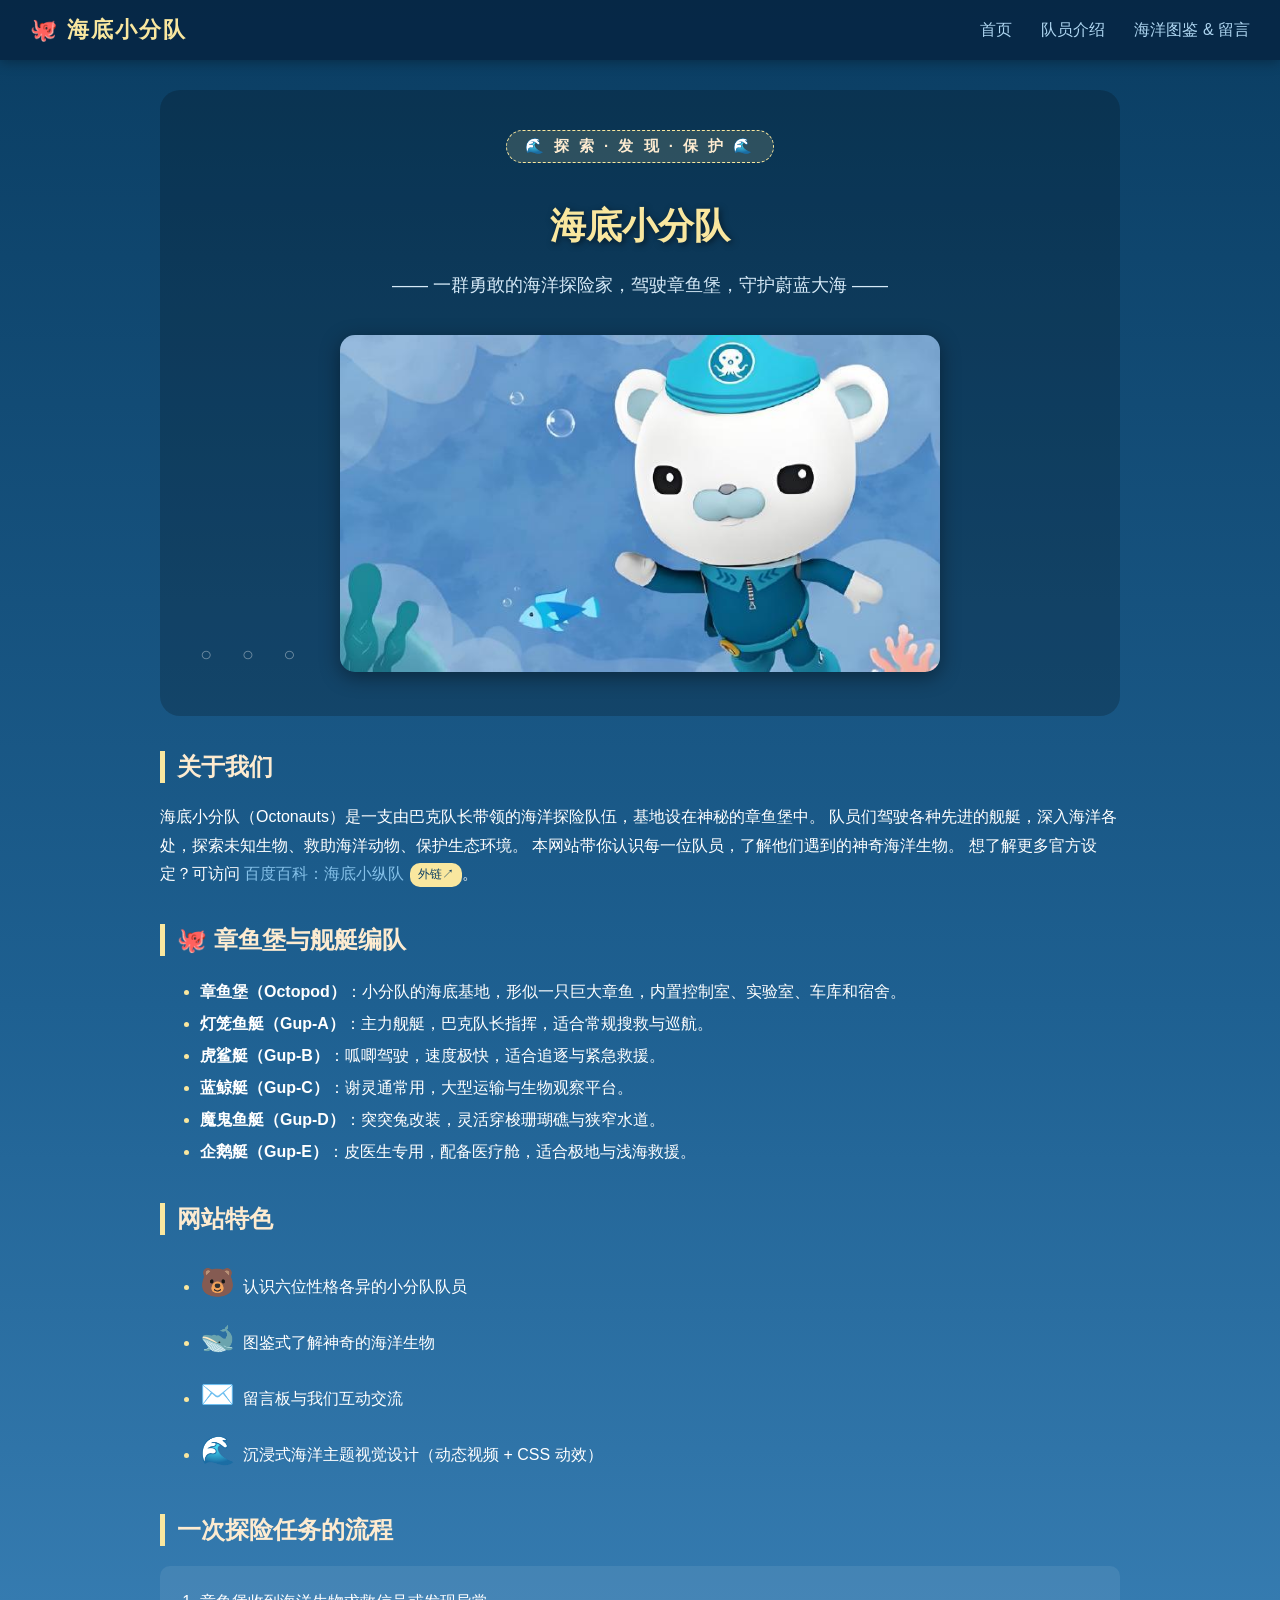
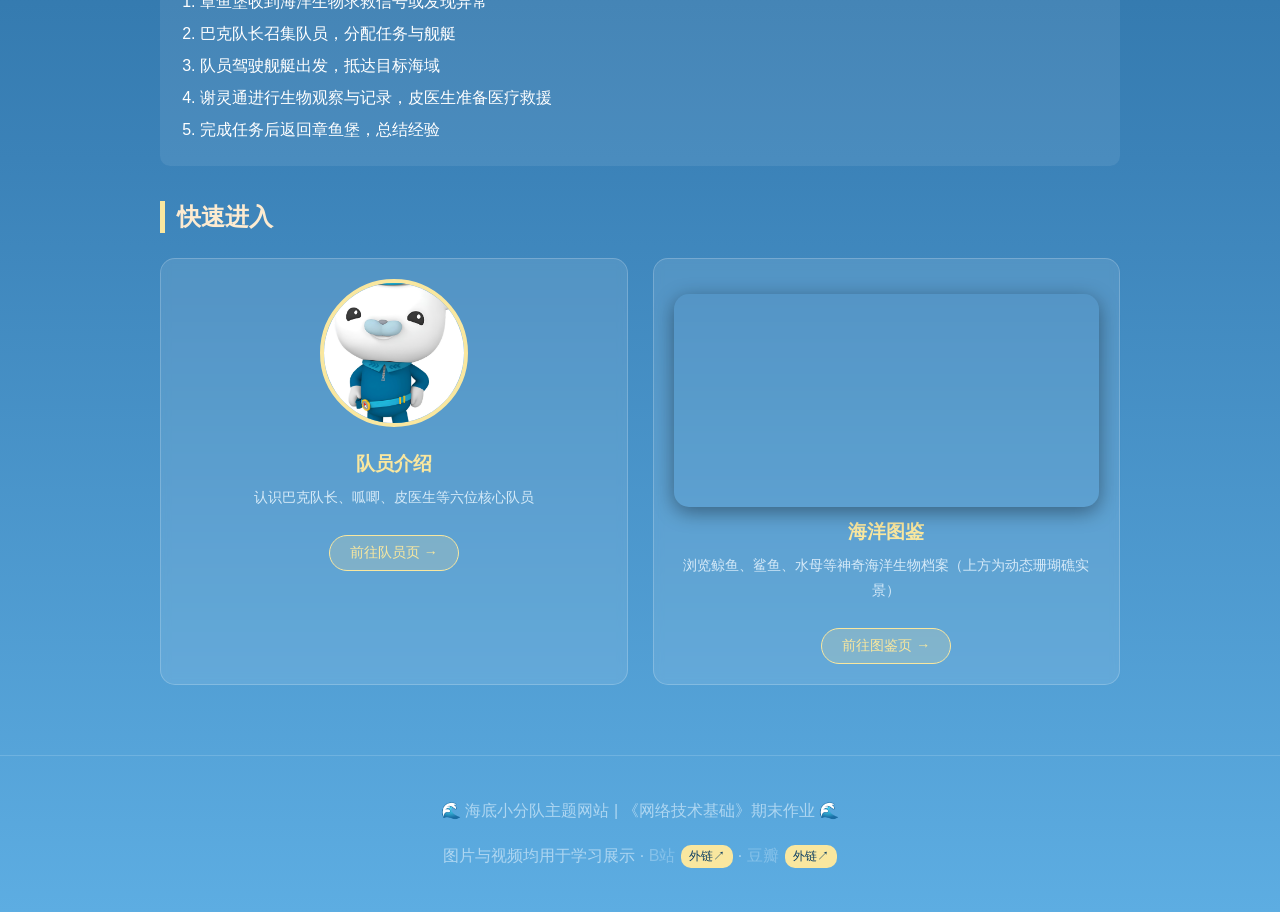
<file: index.html>
<!DOCTYPE html>
<html lang="zh-CN">
<head>
  <meta charset="utf-8">
  <title>海底小分队 - 海洋探险家园</title>
  <link rel="stylesheet" href="style.css">
  <style>
    .welcome-tag {
      display: inline-block;
      background: rgba(249, 231, 159, 0.15);
      border: 1px dashed #f9e79f;
      padding: 6px 18px;
      border-radius: 20px;
      font-size: 15px;
      color: #fdebd0;
      margin-bottom: 15px;
    }
    .feature-icon { font-size: 28px; margin-right: 8px; }

    /* 动态视频横幅 */
    .hero-video-wrap {
      position: relative;
      margin-top: 15px;
      border-radius: 15px;
      overflow: hidden;
      box-shadow: 0 5px 20px rgba(0,0,0,0.4);
    }
    .hero-video-wrap video {
      width: 100%;
      display: block;
    }
    .hero-video-overlay {
      position: absolute;
      bottom: 12px; left: 16px;
      color: #fff;
      font-size: 14px;
      text-shadow: 1px 1px 4px rgba(0,0,0,0.8);
    }

    /* 静态图动态化：呼吸浮动 */
    .float-img {
      animation: floaty 4s ease-in-out infinite;
    }
    @keyframes floaty {
      0%, 100% { transform: translateY(0); }
      50% { transform: translateY(-8px); }
    }
    .bubble-bg {
      position: relative;
    }
    .bubble-bg::after {
      content: "○ ○ ○";
      position: absolute;
      bottom: 10px; left: 20px;
      color: rgba(255,255,255,0.4);
      letter-spacing: 12px;
      font-size: 20px;
      animation: bubbleUp 3s linear infinite;
    }
    @keyframes bubbleUp {
      0% { opacity: 0; transform: translateY(0); }
      50% { opacity: 0.7; }
      100% { opacity: 0; transform: translateY(-40px); }
    }

    /* 外部链接徽章 */
    .ext-badge {
      display: inline-block;
      font-size: 12px;
      background: #f9e79f;
      color: #0a3d62;
      padding: 1px 8px;
      border-radius: 10px;
      margin-left: 6px;
      vertical-align: middle;
    }
  </style>
</head>
<body>

  <div class="navbar">
    <div class="logo">🐙 海底小分队</div>
    <div class="nav-links">
      <a href="index.html">首页</a>
      <a href="page1.html">队员介绍</a>
      <a href="page2.html">海洋图鉴 & 留言</a>
    </div>
  </div>

  <div class="container">

    <!-- 英雄横幅：静态图改为动态浮动效果 -->
    <div class="hero">
      <span class="welcome-tag" style="letter-spacing:3px; font-weight:bold;">🌊 探 索 · 发 现 · 保 护 🌊</span>
      <h1>海底小分队</h1>
      <p style="color:#d6eaf8; font-size:18px;">—— 一群勇敢的海洋探险家，驾驶章鱼堡，守护蔚蓝大海 ——</p>
      <!-- 原图保留，加 CSS 动态浮动 + 气泡动画 -->
      <div class="bubble-bg">
        <img src="images/hero-barnacles.jpg" alt="海底小分队巴克队长在海中探险" class="float-img" width="600">
      </div>
    </div>

    <!-- 网站简介 -->
    <h2>关于我们</h2>
    <p>
      海底小分队（Octonauts）是一支由巴克队长带领的海洋探险队伍，基地设在神秘的章鱼堡中。
      队员们驾驶各种先进的舰艇，深入海洋各处，探索未知生物、救助海洋动物、保护生态环境。
      本网站带你认识每一位队员，了解他们遇到的神奇海洋生物。
      想了解更多官方设定？可访问
      <a href="https://baike.baidu.com/item/%E6%B5%B7%E5%BA%95%E5%B0%8F%E7%BC%A4%E9%98%9F" target="_blank">百度百科：海底小纵队<span class="ext-badge">外链↗</span></a>。
    </p>

    <!-- 章鱼堡与舰艇 -->
    <h2>🐙 章鱼堡与舰艇编队</h2>
    <ul class="feature-list">
      <li><strong>章鱼堡（Octopod）</strong>：小分队的海底基地，形似一只巨大章鱼，内置控制室、实验室、车库和宿舍。</li>
      <li><strong>灯笼鱼艇（Gup-A）</strong>：主力舰艇，巴克队长指挥，适合常规搜救与巡航。</li>
      <li><strong>虎鲨艇（Gup-B）</strong>：呱唧驾驶，速度极快，适合追逐与紧急救援。</li>
      <li><strong>蓝鲸艇（Gup-C）</strong>：谢灵通常用，大型运输与生物观察平台。</li>
      <li><strong>魔鬼鱼艇（Gup-D）</strong>：突突兔改装，灵活穿梭珊瑚礁与狭窄水道。</li>
      <li><strong>企鹅艇（Gup-E）</strong>：皮医生专用，配备医疗舱，适合极地与浅海救援。</li>
    </ul>

    <!-- 网站特色 -->
    <h2>网站特色</h2>
    <ul class="feature-list">
      <li><span class="feature-icon">🐻</span>认识六位性格各异的小分队队员</li>
      <li><span class="feature-icon">🐋</span>图鉴式了解神奇的海洋生物</li>
      <li><span class="feature-icon">✉️</span>留言板与我们互动交流</li>
      <li><span class="feature-icon">🌊</span>沉浸式海洋主题视觉设计（动态视频 + CSS 动效）</li>
    </ul>

    <!-- 探险任务流程 -->
    <h2>一次探险任务的流程</h2>
    <ol class="steps">
      <li>章鱼堡收到海洋生物求救信号或发现异常</li>
      <li>巴克队长召集队员，分配任务与舰艇</li>
      <li>队员驾驶舰艇出发，抵达目标海域</li>
      <li>谢灵通进行生物观察与记录，皮医生准备医疗救援</li>
      <li>完成任务后返回章鱼堡，总结经验</li>
    </ol>

    <!-- 快速导航卡片 -->
    <h2>快速进入</h2>
    <div class="card-grid">
      <div class="card">
        <img src="images/captain-barnacles.jpg" alt="巴克队长" class="float-img">
        <h3>队员介绍</h3>
        <p>认识巴克队长、呱唧、皮医生等六位核心队员</p>
        <a href="page1.html" class="back-btn">前往队员页 →</a>
      </div>
      <div class="card">
        <!-- 这里换成动态视频 -->
        <div class="hero-video-wrap" style="margin-bottom:12px;">
          <video autoplay loop muted playsinline width="100%">
            <source src="videos/ocean-reef.mp4" type="video/mp4">
          </video>
        </div>
        <h3>海洋图鉴</h3>
        <p>浏览鲸鱼、鲨鱼、水母等神奇海洋生物档案（上方为动态珊瑚礁实景）</p>
        <a href="page2.html" class="back-btn">前往图鉴页 →</a>
      </div>
    </div>

  </div>

  <div class="footer">
    <p>🌊 海底小分队主题网站 | 《网络技术基础》期末作业 🌊</p>
    <p>图片与视频均用于学习展示 ·
      <a href="https://www.bilibili.com" target="_blank">B站<span class="ext-badge">外链↗</span></a> ·
      <a href="https://www.douban.com" target="_blank">豆瓣<span class="ext-badge">外链↗</span></a>
    </p>
  </div>

</body>
</html>
</file>
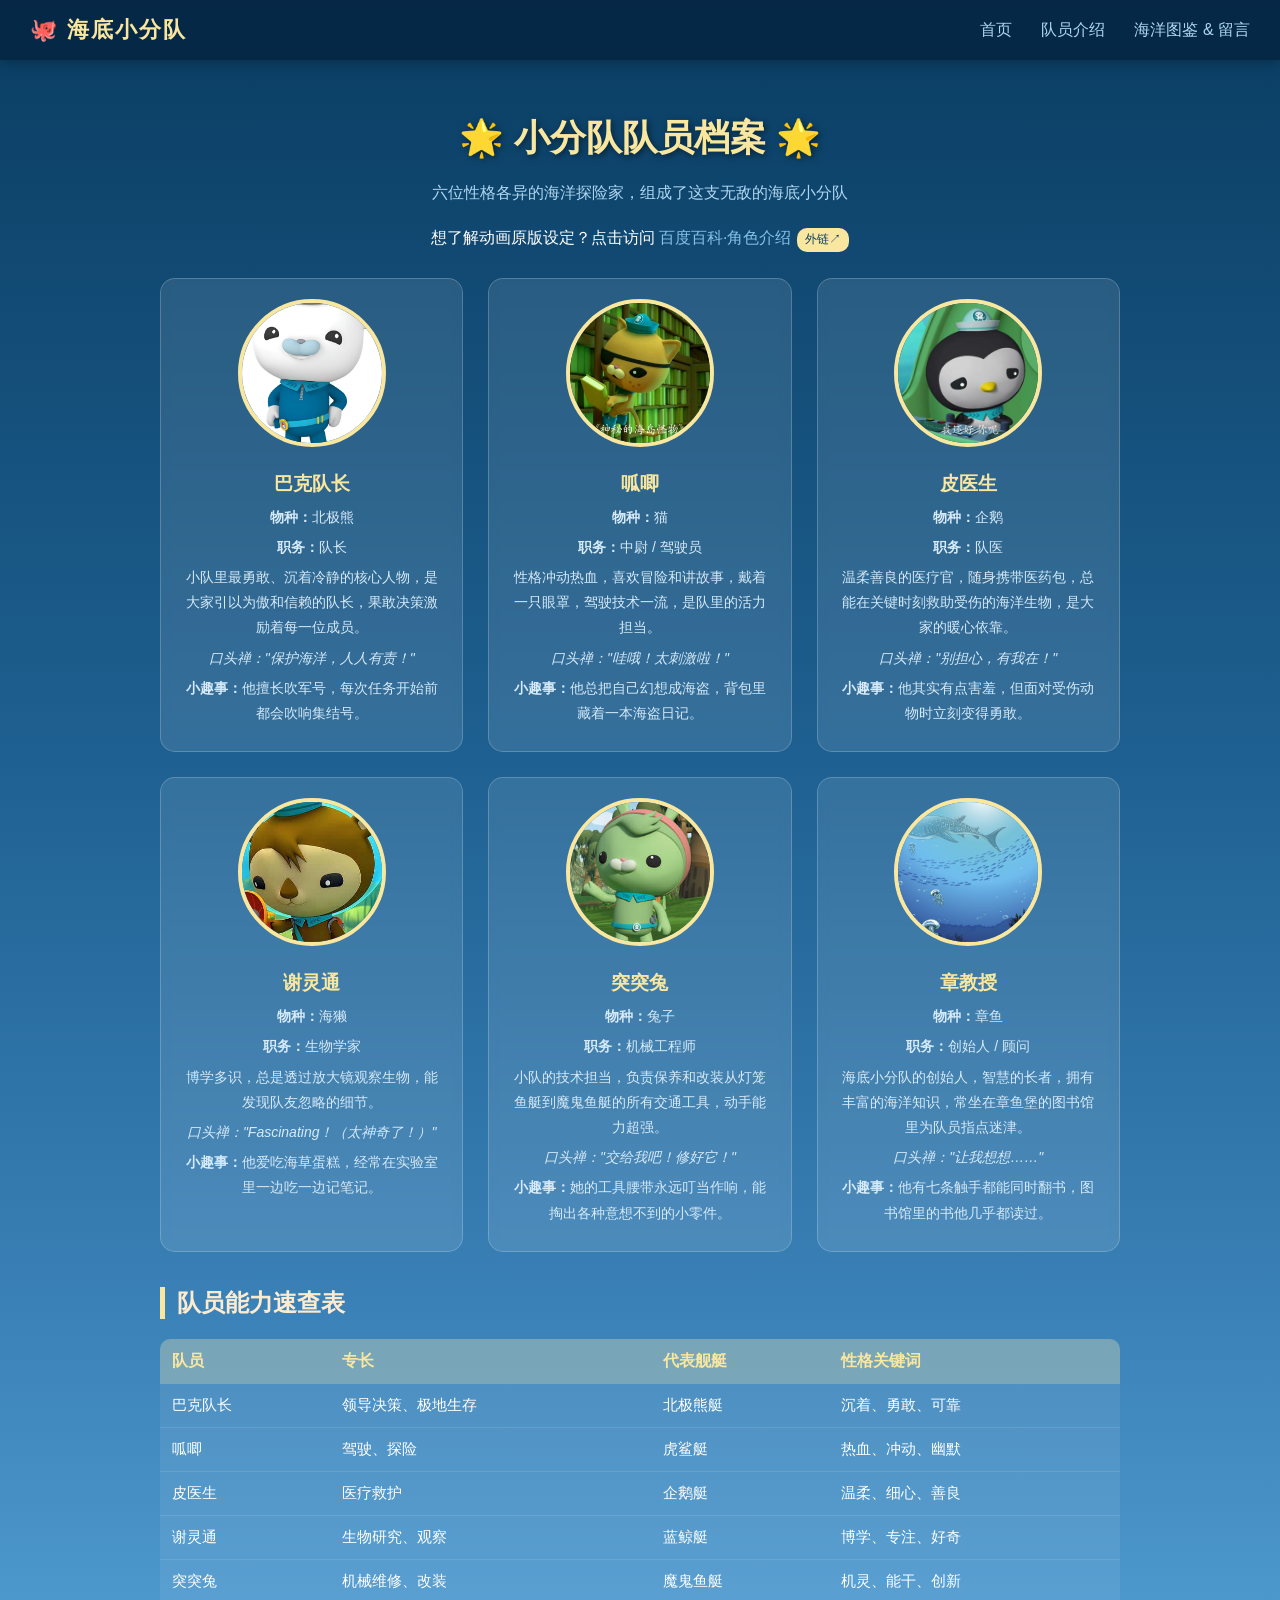
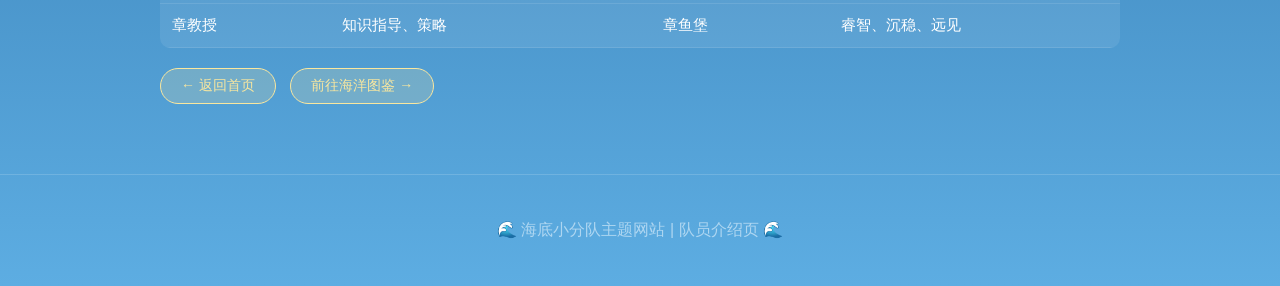
<file: page1.html>
<!DOCTYPE html>
<html lang="zh-CN">
<head>
  <meta charset="utf-8">
  <title>队员介绍 - 海底小分队</title>
  <link rel="stylesheet" href="style.css">
  <style>
    .float-img { animation: floaty 4s ease-in-out infinite; }
    @keyframes floaty {
      0%, 100% { transform: translateY(0); }
      50% { transform: translateY(-6px); }
    }
    .quote {
      color: #f9e79f;
      font-style: italic;
      font-size: 14px;
      margin-top: 6px;
    }
    .ext-badge {
      display: inline-block; font-size: 12px;
      background: #f9e79f; color: #0a3d62;
      padding: 1px 8px; border-radius: 10px; margin-left: 6px;
    }
  </style>
</head>
<body>

  <div class="navbar">
    <div class="logo">🐙 海底小分队</div>
    <div class="nav-links">
      <a href="index.html">首页</a>
      <a href="page1.html">队员介绍</a>
      <a href="page2.html">海洋图鉴 & 留言</a>
    </div>
  </div>

  <div class="container">

    <h1>🌟 小分队队员档案 🌟</h1>
    <p style="text-align:center; color:#aed6f1;">六位性格各异的海洋探险家，组成了这支无敌的海底小分队</p>
    <p style="text-align:center;">
      想了解动画原版设定？点击访问
      <a href="https://baike.baidu.com/item/%E6%B5%B7%E5%BA%95%E5%B0%8F%E7%BC%A4%E9%98%9F/9860906" target="_blank">百度百科·角色介绍<span class="ext-badge">外链↗</span></a>
    </p>

    <div class="card-grid">

      <div class="card">
        <img src="images/captain-barnacles.jpg" alt="巴克队长" class="float-img">
        <h3>巴克队长</h3>
        <p><strong>物种：</strong>北极熊</p>
        <p><strong>职务：</strong>队长</p>
        <p>小队里最勇敢、沉着冷静的核心人物，是大家引以为傲和信赖的队长，果敢决策激励着每一位成员。</p>
        <p class="quote">口头禅："保护海洋，人人有责！"</p>
        <p><strong>小趣事：</strong>他擅长吹军号，每次任务开始前都会吹响集结号。</p>
      </div>

      <div class="card">
        <img src="images/kwazii.jpg" alt="呱唧" class="float-img" style="animation-delay:0.3s;">
        <h3>呱唧</h3>
        <p><strong>物种：</strong>猫</p>
        <p><strong>职务：</strong>中尉 / 驾驶员</p>
        <p>性格冲动热血，喜欢冒险和讲故事，戴着一只眼罩，驾驶技术一流，是队里的活力担当。</p>
        <p class="quote">口头禅："哇哦！太刺激啦！"</p>
        <p><strong>小趣事：</strong>他总把自己幻想成海盗，背包里藏着一本海盗日记。</p>
      </div>

      <div class="card">
        <img src="images/peso.jpg" alt="皮医生" class="float-img" style="animation-delay:0.6s;">
        <h3>皮医生</h3>
        <p><strong>物种：</strong>企鹅</p>
        <p><strong>职务：</strong>队医</p>
        <p>温柔善良的医疗官，随身携带医药包，总能在关键时刻救助受伤的海洋生物，是大家的暖心依靠。</p>
        <p class="quote">口头禅："别担心，有我在！"</p>
        <p><strong>小趣事：</strong>他其实有点害羞，但面对受伤动物时立刻变得勇敢。</p>
      </div>

      <div class="card">
        <img src="images/shellington.jpg" alt="谢灵通" class="float-img" style="animation-delay:0.9s;">
        <h3>谢灵通</h3>
        <p><strong>物种：</strong>海獭</p>
        <p><strong>职务：</strong>生物学家</p>
        <p>博学多识，总是透过放大镜观察生物，能发现队友忽略的细节。</p>
        <p class="quote">口头禅："Fascinating！（太神奇了！）"</p>
        <p><strong>小趣事：</strong>他爱吃海草蛋糕，经常在实验室里一边吃一边记笔记。</p>
      </div>

      <div class="card">
        <img src="images/tweak.jpg" alt="突突兔" class="float-img" style="animation-delay:1.2s;">
        <h3>突突兔</h3>
        <p><strong>物种：</strong>兔子</p>
        <p><strong>职务：</strong>机械工程师</p>
        <p>小队的技术担当，负责保养和改装从灯笼鱼艇到魔鬼鱼艇的所有交通工具，动手能力超强。</p>
        <p class="quote">口头禅："交给我吧！修好它！"</p>
        <p><strong>小趣事：</strong>她的工具腰带永远叮当作响，能掏出各种意想不到的小零件。</p>
      </div>

      <div class="card">
        <img src="images/professor-inkling.jpg" alt="章教授与海洋" class="float-img" style="animation-delay:1.5s;">
        <h3>章教授</h3>
        <p><strong>物种：</strong>章鱼</p>
        <p><strong>职务：</strong>创始人 / 顾问</p>
        <p>海底小分队的创始人，智慧的长者，拥有丰富的海洋知识，常坐在章鱼堡的图书馆里为队员指点迷津。</p>
        <p class="quote">口头禅："让我想想……"</p>
        <p><strong>小趣事：</strong>他有七条触手都能同时翻书，图书馆里的书他几乎都读过。</p>
      </div>

    </div>

    <h2>队员能力速查表</h2>
    <table class="creature-table">
      <tr>
        <th>队员</th><th>专长</th><th>代表舰艇</th><th>性格关键词</th>
      </tr>
      <tr><td>巴克队长</td><td>领导决策、极地生存</td><td>北极熊艇</td><td>沉着、勇敢、可靠</td></tr>
      <tr><td>呱唧</td><td>驾驶、探险</td><td>虎鲨艇</td><td>热血、冲动、幽默</td></tr>
      <tr><td>皮医生</td><td>医疗救护</td><td>企鹅艇</td><td>温柔、细心、善良</td></tr>
      <tr><td>谢灵通</td><td>生物研究、观察</td><td>蓝鲸艇</td><td>博学、专注、好奇</td></tr>
      <tr><td>突突兔</td><td>机械维修、改装</td><td>魔鬼鱼艇</td><td>机灵、能干、创新</td></tr>
      <tr><td>章教授</td><td>知识指导、策略</td><td>章鱼堡</td><td>睿智、沉稳、远见</td></tr>
    </table>

    <a href="index.html" class="back-btn">← 返回首页</a>
    <a href="page2.html" class="back-btn" style="margin-left:10px;">前往海洋图鉴 →</a>

  </div>

  <div class="footer">
    <p>🌊 海底小分队主题网站 | 队员介绍页 🌊</p>
  </div>

</body>
</html>
</file>
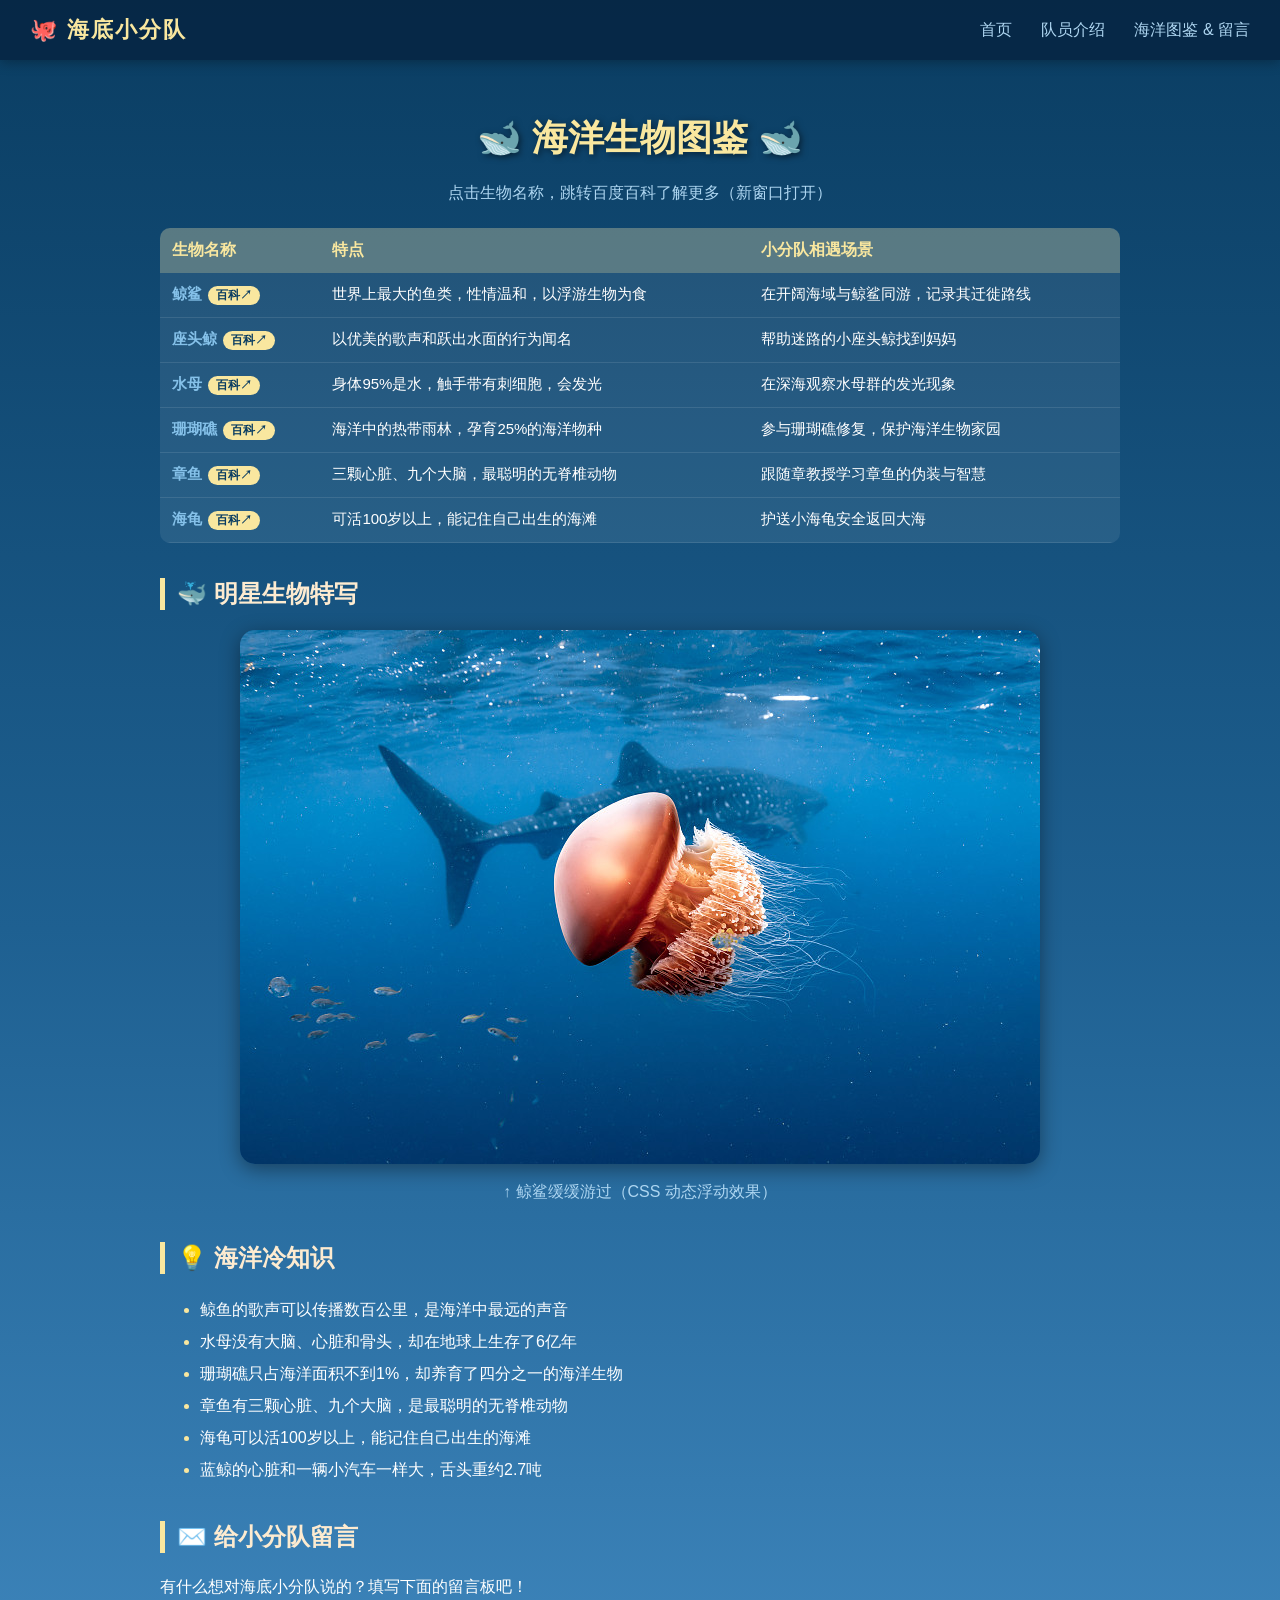
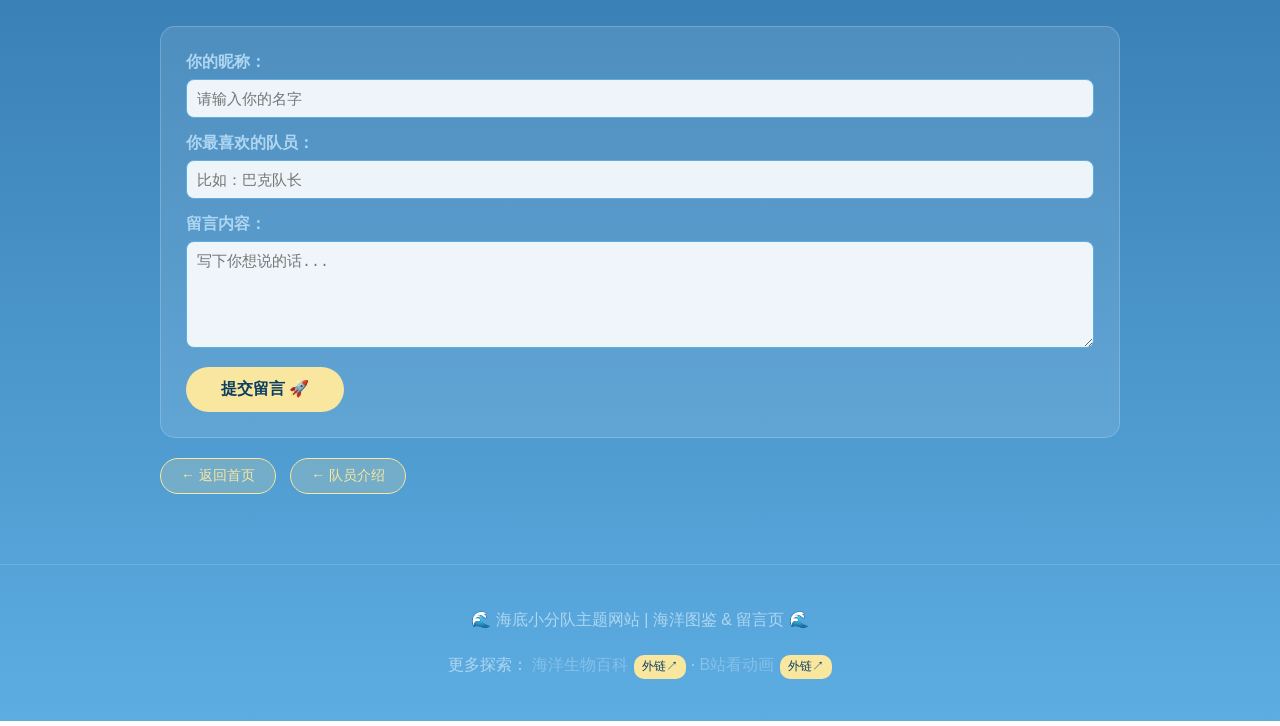
<file: page2.html>
<!DOCTYPE html>
<html lang="zh-CN">
<head>
  <meta charset="utf-8">
  <title>海洋图鉴 & 留言 - 海底小分队</title>
  <link rel="stylesheet" href="style.css">
  <style>
    .float-img { animation: floaty 4s ease-in-out infinite; }
    @keyframes floaty {
      0%, 100% { transform: translateY(0); }
      50% { transform: translateY(-6px); }
    }
    .ext-badge {
      display: inline-block; font-size: 12px;
      background: #f9e79f; color: #0a3d62;
      padding: 1px 8px; border-radius: 10px; margin-left: 6px;
    }
    .creature-table td a { font-weight: bold; }
    #tip-msg {
      display:none; margin-top:15px; padding:12px;
      background: rgba(249,231,159,0.2); border:1px solid #f9e79f;
      border-radius:8px; color:#f9e79f;
    }
  </style>
</head>
<body>

  <div class="navbar">
    <div class="logo">🐙 海底小分队</div>
    <div class="nav-links">
      <a href="index.html">首页</a>
      <a href="page1.html">队员介绍</a>
      <a href="page2.html">海洋图鉴 & 留言</a>
    </div>
  </div>

  <div class="container">

    <h1>🐋 海洋生物图鉴 🐋</h1>
    <p style="text-align:center; color:#aed6f1;">点击生物名称，跳转百度百科了解更多（新窗口打开）</p>

    <table class="creature-table">
      <tr>
        <th>生物名称</th>
        <th>特点</th>
        <th>小分队相遇场景</th>
      </tr>
      <tr>
        <td><a href="https://baike.baidu.com/item/%E9%B2%B8%E9%B2%A8" target="_blank">鲸鲨<span class="ext-badge">百科↗</span></a></td>
        <td>世界上最大的鱼类，性情温和，以浮游生物为食</td>
        <td>在开阔海域与鲸鲨同游，记录其迁徙路线</td>
      </tr>
      <tr>
        <td><a href="https://baike.baidu.com/item/%E5%BA%A7%E5%A4%B4%E9%B2%B8" target="_blank">座头鲸<span class="ext-badge">百科↗</span></a></td>
        <td>以优美的歌声和跃出水面的行为闻名</td>
        <td>帮助迷路的小座头鲸找到妈妈</td>
      </tr>
      <tr>
        <td><a href="https://baike.baidu.com/item/%E6%B0%B4%E6%AF%8D" target="_blank">水母<span class="ext-badge">百科↗</span></a></td>
        <td>身体95%是水，触手带有刺细胞，会发光</td>
        <td>在深海观察水母群的发光现象</td>
      </tr>
      <tr>
        <td><a href="https://baike.baidu.com/item/%E7%8F%8A%E7%91%9A%E7%A4%81" target="_blank">珊瑚礁<span class="ext-badge">百科↗</span></a></td>
        <td>海洋中的热带雨林，孕育25%的海洋物种</td>
        <td>参与珊瑚礁修复，保护海洋生物家园</td>
      </tr>
      <tr>
        <td><a href="https://baike.baidu.com/item/%E7%AB%A0%E9%B1%BC" target="_blank">章鱼<span class="ext-badge">百科↗</span></a></td>
        <td>三颗心脏、九个大脑，最聪明的无脊椎动物</td>
        <td>跟随章教授学习章鱼的伪装与智慧</td>
      </tr>
      <tr>
        <td><a href="https://baike.baidu.com/item/%E6%B5%B7%E9%BE%9F" target="_blank">海龟<span class="ext-badge">百科↗</span></a></td>
        <td>可活100岁以上，能记住自己出生的海滩</td>
        <td>护送小海龟安全返回大海</td>
      </tr>
    </table>

    <!-- 鲸鲨动态展示 -->
    <h2>🐳 明星生物特写</h2>
    <div style="text-align:center; margin:20px 0;">
      <img src="images/whale-shark.jpg" alt="鲸鲨在海中" class="float-img" style="max-width:100%; border-radius:15px; box-shadow:0 5px 20px rgba(0,0,0,0.4);">
      <p style="color:#aed6f1; margin-top:10px;">↑ 鲸鲨缓缓游过（CSS 动态浮动效果）</p>
    </div>

    <h2>💡 海洋冷知识</h2>
    <ul class="feature-list">
      <li>鲸鱼的歌声可以传播数百公里，是海洋中最远的声音</li>
      <li>水母没有大脑、心脏和骨头，却在地球上生存了6亿年</li>
      <li>珊瑚礁只占海洋面积不到1%，却养育了四分之一的海洋生物</li>
      <li>章鱼有三颗心脏、九个大脑，是最聪明的无脊椎动物</li>
      <li>海龟可以活100岁以上，能记住自己出生的海滩</li>
      <li>蓝鲸的心脏和一辆小汽车一样大，舌头重约2.7吨</li>
    </ul>

    <h2>✉️ 给小分队留言</h2>
    <p>有什么想对海底小分队说的？填写下面的留言板吧！</p>

    <form class="message-form" id="msgForm" onsubmit="return submitMsg()">
      <label for="name">你的昵称：</label>
      <input type="text" id="name" name="name" placeholder="请输入你的名字" required>

      <label for="favorite">你最喜欢的队员：</label>
      <input type="text" id="favorite" name="favorite" placeholder="比如：巴克队长" required>

      <label for="message">留言内容：</label>
      <textarea id="message" name="message" rows="5" placeholder="写下你想说的话..." required></textarea>

      <button type="submit">提交留言 🚀</button>
    </form>
    <div id="tip-msg"></div>

    <a href="index.html" class="back-btn">← 返回首页</a>
    <a href="page1.html" class="back-btn" style="margin-left:10px;">← 队员介绍</a>

  </div>

  <div class="footer">
    <p>🌊 海底小分队主题网站 | 海洋图鉴 & 留言页 🌊</p>
    <p>
      更多探索：
      <a href="https://baike.baidu.com/item/%E6%B5%B7%E6%B4%8B%E7%94%9F%E7%89%A9" target="_blank">海洋生物百科<span class="ext-badge">外链↗</span></a> ·
      <a href="https://www.bilibili.com/search?keyword=%E6%B5%B7%E5%BA%95%E5%B0%8F%E7%BC%A4%E9%98%9F" target="_blank">B站看动画<span class="ext-badge">外链↗</span></a>
    </p>
  </div>

  <script>
    function submitMsg() {
      var n = document.getElementById('name').value.trim();
      var f = document.getElementById('favorite').value.trim();
      var m = document.getElementById('message').value.trim();
      if (!n || !m) { alert('请填写昵称和留言内容哦！'); return false; }
      var tip = document.getElementById('tip-msg');
      tip.style.display = 'block';
      tip.innerHTML = '🎉 收到啦，' + n + '！你最喜欢的队员是「' + f + '」，小分队已经记下你的留言：' + m;
      document.getElementById('msgForm').reset();
      return false;
    }
  </script>

</body>
</html>
</file>
<file: style.css>
/* ============================================
   海底小分队网站 —— 外部样式表 style.css
   这是「外部样式表」：独立 .css 文件，
   每个 html 用 <link rel="stylesheet" href="style.css"> 引入，
   全站共享、改一处全改。
   ============================================ */

/* 全局：页面身体样式 */
body {
  font-family: "Microsoft YaHei", "PingFang SC", sans-serif;
  background: linear-gradient(180deg, #0a3d62 0%, #1e6091 40%, #3b82b8 70%, #5dade2 100%);
  color: #ffffff;
  margin: 0;
  padding: 0;
  min-height: 100vh;
}

/* 顶部导航栏 */
.navbar {
  background: rgba(6, 37, 66, 0.85);
  padding: 15px 30px;
  display: flex;
  align-items: center;
  justify-content: space-between;
  box-shadow: 0 2px 12px rgba(0, 0, 0, 0.3);
  position: sticky;
  top: 0;
  z-index: 100;
}

.navbar .logo {
  font-size: 22px;
  font-weight: bold;
  color: #f9e79f;
  letter-spacing: 2px;
}

.navbar .nav-links a {
  color: #aed6f1;
  text-decoration: none;
  margin-left: 25px;
  font-size: 16px;
  transition: color 0.3s;
}

.navbar .nav-links a:hover {
  color: #f9e79f;
}

/* 主内容区 */
.container {
  max-width: 960px;
  margin: 0 auto;
  padding: 30px 20px;
}

/* 一级标题 */
h1 {
  color: #f9e79f;
  text-align: center;
  font-size: 36px;
  text-shadow: 2px 2px 6px rgba(0, 0, 0, 0.5);
  margin-bottom: 10px;
}

/* 二级标题 */
h2 {
  color: #fdebd0;
  border-left: 5px solid #f9e79f;
  padding-left: 12px;
  margin-top: 35px;
  font-size: 24px;
}

/* 三级标题 */
h3 {
  color: #aed6f1;
  font-size: 19px;
}

/* 段落 */
p {
  line-height: 1.8;
  font-size: 16px;
}

/* 超链接 */
a {
  color: #85c1e9;
  text-decoration: none;
}

a:hover {
  text-decoration: underline;
  color: #f9e79f;
}

/* 队员卡片网格 */
.card-grid {
  display: grid;
  grid-template-columns: repeat(auto-fit, minmax(260px, 1fr));
  gap: 25px;
  margin-top: 25px;
}

.card {
  background: rgba(255, 255, 255, 0.1);
  border-radius: 15px;
  padding: 20px;
  text-align: center;
  backdrop-filter: blur(5px);
  border: 1px solid rgba(255, 255, 255, 0.2);
  transition: transform 0.3s, box-shadow 0.3s;
}

.card:hover {
  transform: translateY(-6px);
  box-shadow: 0 8px 25px rgba(0, 0, 0, 0.3);
}

.card img {
  width: 140px;
  height: 140px;
  object-fit: cover;
  border-radius: 50%;
  border: 4px solid #f9e79f;
  margin-bottom: 12px;
}

.card h3 {
  margin: 8px 0;
  color: #f9e79f;
}

.card p {
  font-size: 14px;
  color: #d6eaf8;
  margin: 5px 0;
}

/* 生物图鉴表格 */
.creature-table {
  width: 100%;
  border-collapse: collapse;
  margin-top: 20px;
  background: rgba(255, 255, 255, 0.08);
  border-radius: 10px;
  overflow: hidden;
}

.creature-table th {
  background: rgba(249, 231, 159, 0.25);
  color: #f9e79f;
  padding: 12px;
  text-align: left;
  font-size: 16px;
}

.creature-table td {
  padding: 12px;
  border-bottom: 1px solid rgba(255, 255, 255, 0.1);
  font-size: 15px;
}

.creature-table img {
  width: 80px;
  height: 60px;
  object-fit: cover;
  border-radius: 6px;
}

/* 表单样式 */
.message-form {
  background: rgba(255, 255, 255, 0.1);
  padding: 25px;
  border-radius: 15px;
  margin-top: 25px;
  border: 1px solid rgba(255, 255, 255, 0.2);
}

.message-form label {
  display: block;
  margin-bottom: 6px;
  color: #aed6f1;
  font-weight: bold;
}

.message-form input[type="text"],
.message-form textarea {
  width: 100%;
  padding: 10px;
  margin-bottom: 15px;
  border: 1px solid #5dade2;
  border-radius: 8px;
  background: rgba(255, 255, 255, 0.9);
  color: #1a5276;
  font-size: 15px;
  box-sizing: border-box;
}

.message-form button {
  background: #f9e79f;
  color: #0a3d62;
  border: none;
  padding: 12px 35px;
  border-radius: 25px;
  font-size: 16px;
  font-weight: bold;
  cursor: pointer;
  transition: background 0.3s;
}

.message-form button:hover {
  background: #f7dc6f;
}

/* 有序列表（任务步骤） */
ol.steps {
  background: rgba(255, 255, 255, 0.08);
  padding: 20px 40px;
  border-radius: 10px;
  line-height: 2;
}

/* 无序列表 */
ul.feature-list {
  line-height: 2;
  font-size: 16px;
}

ul.feature-list li::marker {
  color: #f9e79f;
}

/* 页脚 */
.footer {
  text-align: center;
  padding: 25px;
  color: #aed6f1;
  font-size: 14px;
  border-top: 1px solid rgba(255, 255, 255, 0.15);
  margin-top: 40px;
}

/* 英雄横幅 */
.hero {
  text-align: center;
  padding: 40px 20px;
  background: rgba(0, 0, 0, 0.2);
  border-radius: 20px;
  margin-bottom: 30px;
}

.hero img {
  max-width: 100%;
  border-radius: 15px;
  margin-top: 15px;
  box-shadow: 0 5px 20px rgba(0, 0, 0, 0.4);
}

/* 返回首页按钮 */
.back-btn {
  display: inline-block;
  margin-top: 20px;
  padding: 8px 20px;
  background: rgba(249, 231, 159, 0.2);
  border: 1px solid #f9e79f;
  border-radius: 20px;
  color: #f9e79f;
  text-decoration: none;
  font-size: 14px;
}

.back-btn:hover {
  background: #f9e79f;
  color: #0a3d62;
  text-decoration: none;
}
</file>
